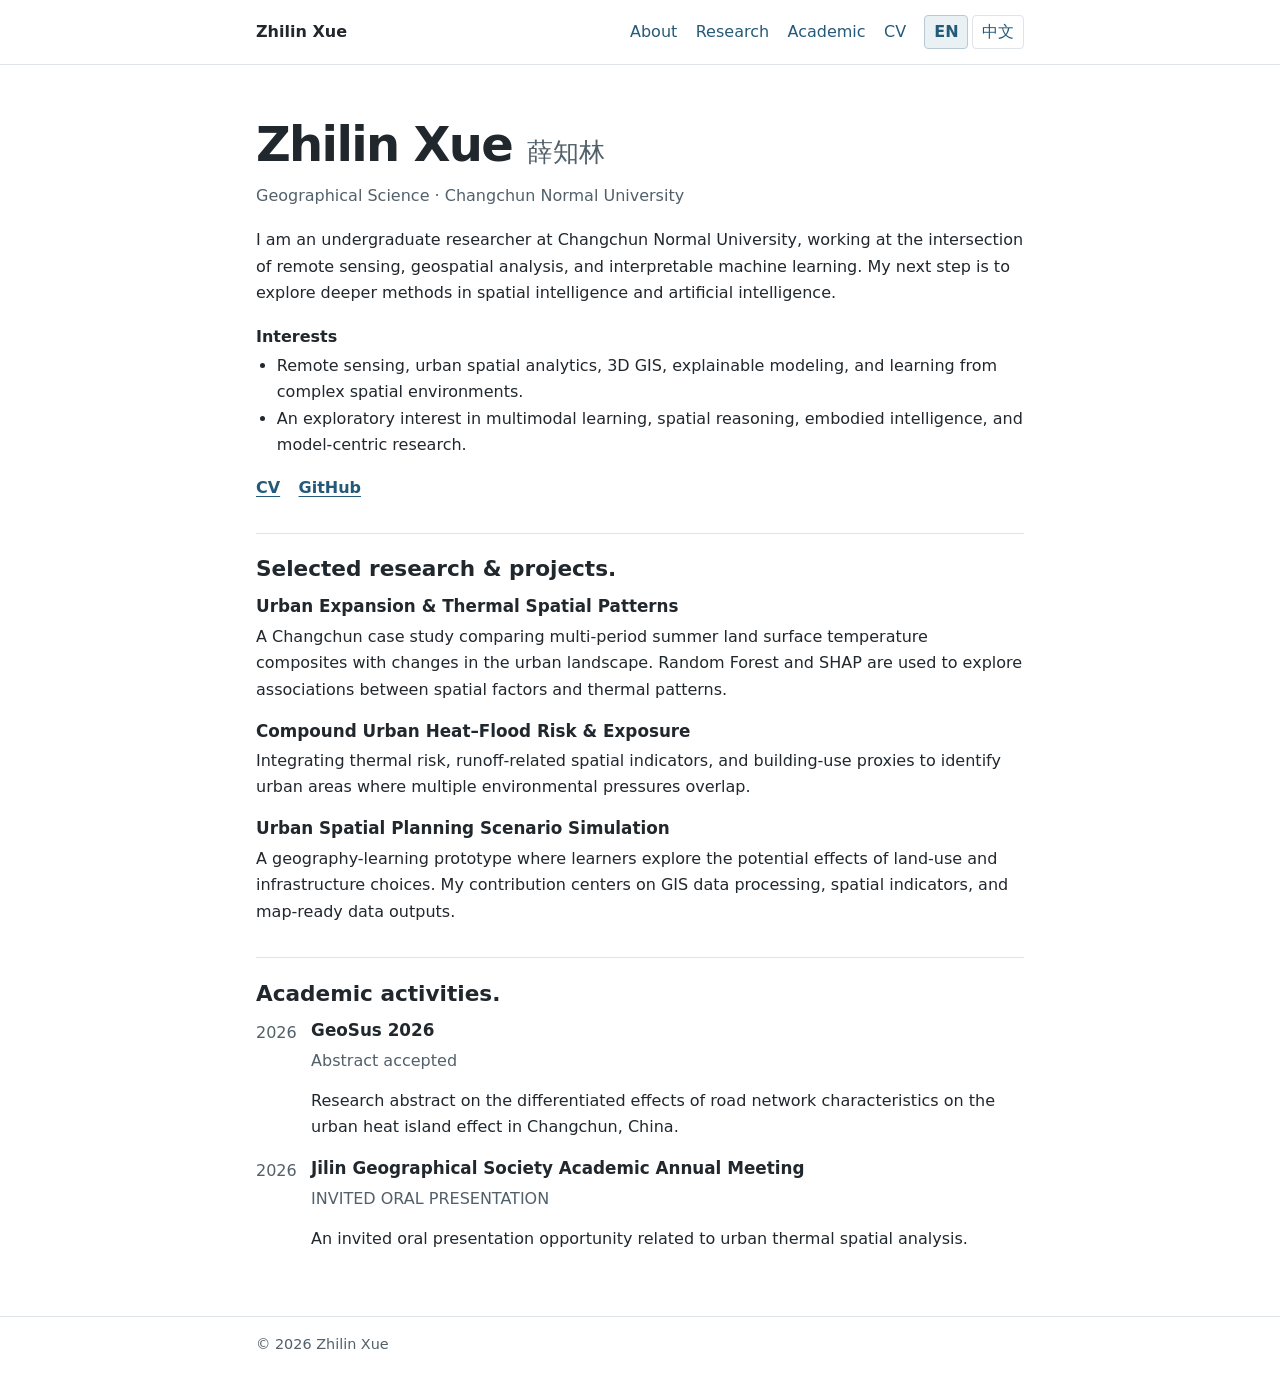
<file: index.html>
<!doctype html>
<html lang="en">
<head>
  <meta charset="utf-8">
  <meta name="viewport" content="width=device-width, initial-scale=1">
  <meta name="color-scheme" content="light">
  <meta name="theme-color" content="#f7f9fc">
  <meta name="description" data-i18n-content="meta.homeDesc" content="Academic homepage of Zhilin Xue, an undergraduate researcher interested in geospatial AI, urban environments, and emerging AI methods.">
  <meta property="og:title" content="Zhilin Xue · Academic Homepage">
  <meta property="og:description" content="Geospatial AI, urban intelligence, and explorations in artificial intelligence.">
  <meta property="og:type" content="website">
  <meta property="og:url" content="https://cola2233.github.io/">
  <link rel="icon" href="assets/favicon.svg" type="image/svg+xml">
  <link rel="preconnect" href="https://fonts.gstatic.com" crossorigin>
  <link rel="stylesheet" href="assets/styles.css">
  <script src="assets/translations.js" defer></script>
  <script src="assets/main.js" defer></script>
  <title>Zhilin Xue · Academic Homepage</title>
</head>
<body data-page="home">
  <a class="skip-link" href="#main" data-i18n="ui.skip">Skip to content</a>
  <header class="site-header">
    <div class="wrap nav-wrap">
      <a class="brand-name" href="index.html" data-internal-link>Zhilin Xue</a>
      <nav class="site-nav" aria-label="Primary navigation">
        <a href="#about" data-i18n="nav.about">About</a>
        <a href="#projects" data-i18n="nav.projects">Research</a>
        <a href="#academic" data-i18n="nav.academic">Academic</a>
        <a href="cv.html" data-internal-link data-i18n="nav.cv">CV</a>
      </nav>
      <div class="lang-switch" role="group" aria-label="Website language">
        <button type="button" data-lang="en" aria-pressed="true">EN</button>
        <button type="button" data-lang="zh" aria-pressed="false">中文</button>
      </div>
    </div>
  </header>
  <main id="main" class="wrap">
    <section class="intro" id="about">
      <h1>Zhilin Xue <span lang="zh-CN">薛知林</span></h1>
      <p class="affiliation"><span data-i18n="hero.field">Geographical Science</span> · <span data-i18n="hero.affiliation">Changchun Normal University</span></p>
      <p data-i18n="hero.intro">I am an undergraduate researcher at Changchun Normal University, working at the intersection of remote sensing, geospatial analysis, and interpretable machine learning. My next step is to explore deeper methods in spatial intelligence and artificial intelligence.</p>
      <div id="interests">
        <h2 data-i18n="nav.interests">Interests</h2>
        <ul>
          <li data-i18n="interests.oneDesc">Remote sensing, urban spatial analytics, 3D GIS, explainable modeling, and learning from complex spatial environments.</li>
          <li data-i18n="interests.twoDesc">An exploratory interest in multimodal learning, spatial reasoning, embodied intelligence, and model-centric research.</li>
        </ul>
      </div>
      <div class="profile-links" id="contact">
        <a href="cv.html" data-internal-link data-i18n="nav.cv">CV</a>
        <a href="https://github.com/Cola2233">GitHub</a>
      </div>
    </section>
    <section class="home-section" id="projects">
      <h2 data-i18n="projects.heading">Selected research &amp; projects</h2>
      <article class="entry">
        <h3 data-i18n="projects.p1title">Urban Expansion & Thermal Spatial Patterns</h3>
        <p data-i18n="projects.p1desc">A Changchun case study comparing multi-period summer land surface temperature composites with changes in the urban landscape. Random Forest and SHAP are used to explore associations between spatial factors and thermal patterns.</p>
      </article>
      <article class="entry">
        <h3 data-i18n="projects.p2title">Compound Urban Heat–Flood Risk & Exposure</h3>
        <p data-i18n="projects.p2desc">Integrating thermal risk, runoff-related spatial indicators, and building-use proxies to identify urban areas where multiple environmental pressures overlap.</p>
      </article>
      <article class="entry">
        <h3 data-i18n="projects.p3title">Urban Spatial Planning Scenario Simulation</h3>
        <p data-i18n="projects.p3desc">A geography-learning prototype where learners explore the potential effects of land-use and infrastructure choices. My contribution centers on GIS data processing, spatial indicators, and map-ready data outputs.</p>
      </article>
    </section>
    <section class="home-section" id="academic">
      <h2 data-i18n="academic.heading">Academic activities</h2>
      <article class="entry event">
        <time datetime="2026">2026</time>
        <div>
          <h3>GeoSus 2026</h3>
          <p class="muted" data-i18n="academic.accepted">Abstract accepted</p>
          <p data-i18n="academic.a1desc">Research abstract on the differentiated effects of road network characteristics on the urban heat island effect in Changchun, China.</p>
        </div>
      </article>
      <article class="entry event">
        <time datetime="2026">2026</time>
        <div>
          <h3 data-i18n="academic.a2title">Jilin Geographical Society Academic Annual Meeting</h3>
          <p class="muted" data-i18n="academic.a2type">Invited oral presentation</p>
          <p data-i18n="academic.a2desc">An invited oral presentation opportunity related to urban thermal spatial analysis.</p>
        </div>
      </article>
    </section>
  </main>
  <footer class="site-footer">
    <div class="wrap">© <span id="year">2026</span> Zhilin Xue</div>
  </footer>
</body>
</html>
</file>
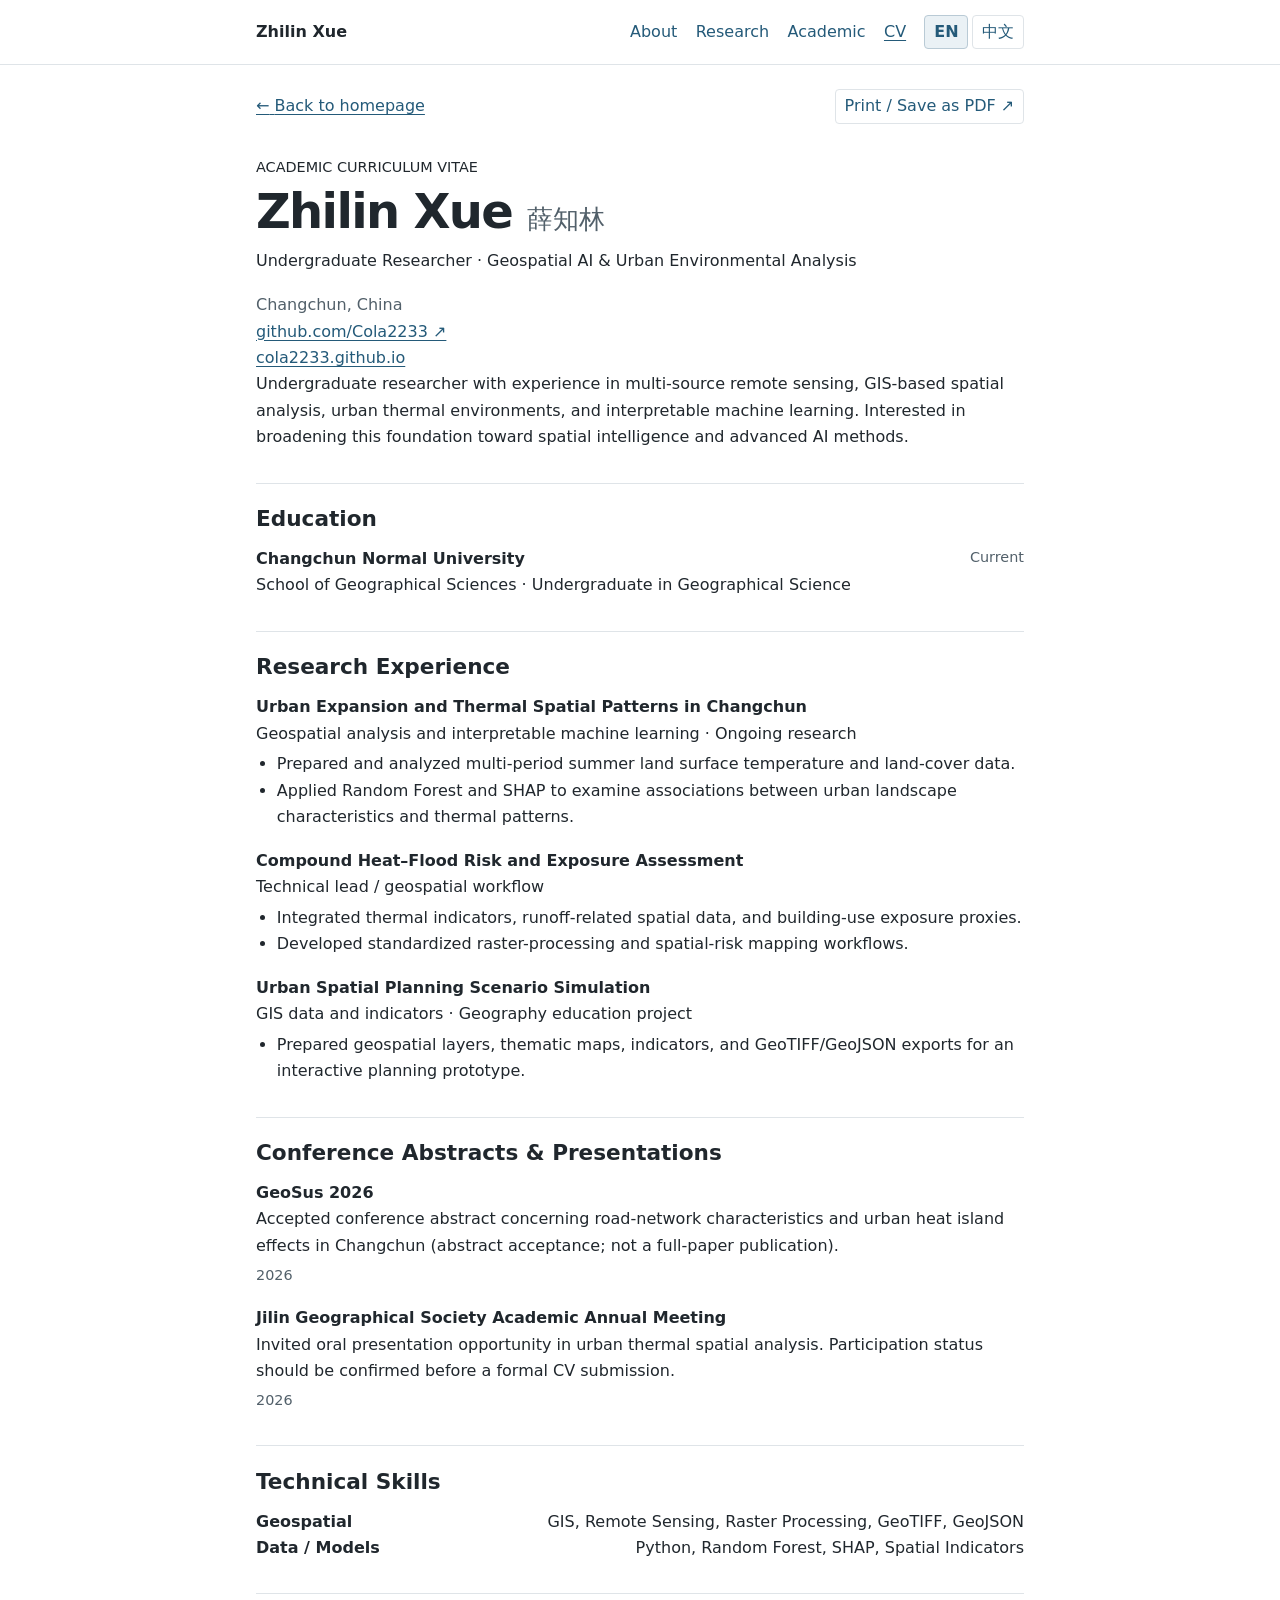
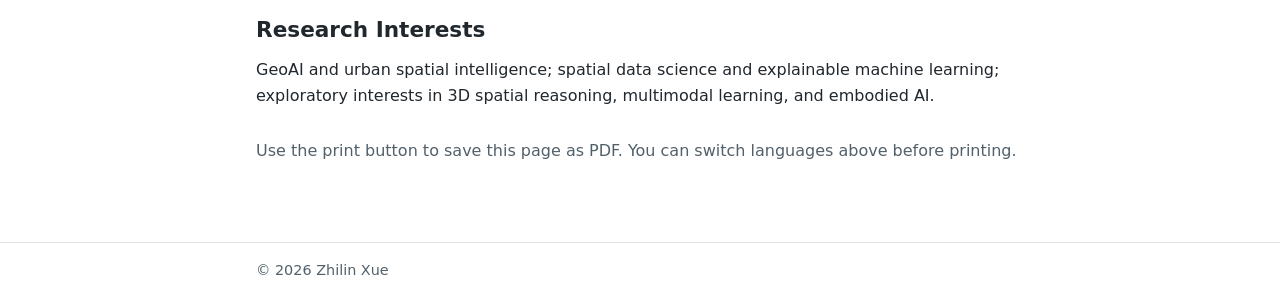
<file: cv.html>
<!doctype html>
<html lang="en">
<head>
  <meta charset="utf-8"><meta name="viewport" content="width=device-width, initial-scale=1"><meta name="color-scheme" content="light"><meta name="theme-color" content="#f7f9fc">
  <meta name="description" data-i18n-content="meta.cvDesc" content="Academic CV of Zhilin Xue, undergraduate researcher in geospatial science and artificial intelligence.">
  <link rel="icon" href="assets/favicon.svg" type="image/svg+xml">
  <link rel="stylesheet" href="assets/styles.css"><script src="assets/translations.js" defer></script><script src="assets/main.js" defer></script>
  <title>Zhilin Xue · Academic CV</title>
</head>
<body data-page="cv">
  <a class="skip-link" href="#main" data-i18n="ui.skip">Skip to content</a>
  <header class="site-header">
    <div class="wrap nav-wrap">
      <a class="brand-name" href="index.html" data-internal-link>Zhilin Xue</a>
      <nav class="site-nav" aria-label="Primary navigation">
        <a href="index.html#about" data-internal-link data-i18n="nav.about">About</a>
        <a href="index.html#projects" data-internal-link data-i18n="nav.projects">Research</a>
        <a href="index.html#academic" data-internal-link data-i18n="nav.academic">Academic</a>
        <a href="cv.html" data-internal-link aria-current="page" data-i18n="nav.cv">CV</a>
      </nav>
      <div class="lang-switch" role="group" aria-label="Website language">
        <button type="button" data-lang="en" aria-pressed="true">EN</button>
        <button type="button" data-lang="zh" aria-pressed="false">中文</button>
      </div>
    </div>
  </header>
  <main id="main" class="cv-main"><div class="wrap cv-shell">
    <div class="cv-toolbar"><a href="index.html" class="back-link" data-internal-link><span aria-hidden="true">←</span> <span data-i18n="cv.back">Back to homepage</span></a><button type="button" class="button button-primary print-button" id="print-cv"><span data-i18n="cv.print">Print / Save as PDF</span> <span aria-hidden="true">↗</span></button></div>
    <article class="cv-paper">
      <header class="cv-paper-header"><div><div class="cv-eyebrow" data-i18n="cv.eyebrow">ACADEMIC CURRICULUM VITAE</div><h1>Zhilin Xue <span>薛知林</span></h1><p data-i18n="cv.subtitle">Undergraduate Researcher · Geospatial AI & Urban Environmental Analysis</p></div><div class="cv-header-side"><span data-i18n="cv.location">Changchun, China</span><a href="https://github.com/Cola2233" target="_blank" rel="noopener noreferrer">github.com/Cola2233 ↗</a><a href="index.html" data-internal-link>cola2233.github.io</a></div></header>
      <div class="cv-summary" data-i18n="cv.summary">Undergraduate researcher with experience in multi-source remote sensing, GIS-based spatial analysis, urban thermal environments, and interpretable machine learning. Interested in broadening this foundation toward spatial intelligence and advanced AI methods.</div>
      <section class="cv-section"><h2 data-i18n="cv.education">Education</h2><div class="cv-entry"><div class="cv-entry-main"><strong data-i18n="cv.school">Changchun Normal University</strong><span data-i18n="cv.schoolEnglish">School of Geographical Sciences · Undergraduate in Geographical Science</span></div><div class="cv-date" data-i18n="cv.current">Current</div></div></section>
      <section class="cv-section"><h2 data-i18n="cv.research">Research Experience</h2>
        <div class="cv-entry"><div class="cv-entry-main"><strong data-i18n="cv.r1title">Urban Expansion and Thermal Spatial Patterns in Changchun</strong><span data-i18n="cv.r1role">Geospatial analysis and interpretable machine learning · Ongoing research</span><ul><li data-i18n="cv.r1b1">Prepared and analyzed multi-period summer land surface temperature and land-cover data.</li><li data-i18n="cv.r1b2">Applied Random Forest and SHAP to examine associations between urban landscape characteristics and thermal patterns.</li></ul></div></div>
        <div class="cv-entry"><div class="cv-entry-main"><strong data-i18n="cv.r2title">Compound Heat–Flood Risk and Exposure Assessment</strong><span data-i18n="cv.r2role">Technical lead / geospatial workflow</span><ul><li data-i18n="cv.r2b1">Integrated thermal indicators, runoff-related spatial data, and building-use exposure proxies.</li><li data-i18n="cv.r2b2">Developed standardized raster-processing and spatial-risk mapping workflows.</li></ul></div></div>
        <div class="cv-entry"><div class="cv-entry-main"><strong data-i18n="cv.r3title">Urban Spatial Planning Scenario Simulation</strong><span data-i18n="cv.r3role">GIS data and indicators · Geography education project</span><ul><li data-i18n="cv.r3b1">Prepared geospatial layers, thematic maps, indicators, and GeoTIFF/GeoJSON exports for an interactive planning prototype.</li></ul></div></div>
      </section>
      <section class="cv-section"><h2 data-i18n="cv.presentations">Conference Abstracts & Presentations</h2>
        <div class="cv-entry"><div class="cv-entry-main"><strong>GeoSus 2026</strong><span data-i18n="cv.c1">Accepted conference abstract concerning road-network characteristics and urban heat island effects in Changchun (abstract acceptance; not a full-paper publication).</span></div><div class="cv-date">2026</div></div>
        <div class="cv-entry"><div class="cv-entry-main"><strong data-i18n="cv.c2title">Jilin Geographical Society Academic Annual Meeting</strong><span data-i18n="cv.c2">Invited oral presentation opportunity in urban thermal spatial analysis. Participation status should be confirmed before a formal CV submission.</span></div><div class="cv-date">2026</div></div>
      </section>
      <section class="cv-section"><h2 data-i18n="cv.skills">Technical Skills</h2><div class="cv-skill-row"><strong data-i18n="cv.sgeo">Geospatial</strong><span>GIS, Remote Sensing, Raster Processing, GeoTIFF, GeoJSON</span></div><div class="cv-skill-row"><strong data-i18n="cv.sdata">Data / Models</strong><span>Python, Random Forest, SHAP, Spatial Indicators</span></div></section>
      <section class="cv-section"><h2 data-i18n="cv.interests">Research Interests</h2><p data-i18n="cv.interestsDesc">GeoAI and urban spatial intelligence; spatial data science and explainable machine learning; exploratory interests in 3D spatial reasoning, multimodal learning, and embodied AI.</p></section>
    </article>
    <p class="cv-after" data-i18n="cv.after">Use the print button to save this page as PDF. You can switch languages above before printing.</p>
  </div></main>
  <footer class="site-footer">
    <div class="wrap">© <span id="year">2026</span> Zhilin Xue</div>
  </footer>
</body>
</html>
</file>
<file: assets/styles.css>
:root {
  color-scheme: light;
  --ink: #20272d;
  --muted: #52606a;
  --link: #245a79;
  --rule: #dfe4e8;
  font-family: system-ui, "Microsoft YaHei", sans-serif;
}

*, *::before, *::after { box-sizing: border-box; }
body { margin: 0; color: var(--ink); background: #fff; line-height: 1.65; }
a { color: var(--link); text-underline-offset: .2em; }
a:hover { text-decoration-thickness: 2px; }
:focus-visible { outline: 2px solid var(--link); outline-offset: 4px; }
.wrap { width: min(100% - 3rem, 48rem); margin-inline: auto; }
.site-header { border-bottom: 1px solid var(--rule); }
.nav-wrap, .site-nav, .lang-switch, .profile-links, .cv-toolbar {
  display: flex;
  flex-wrap: wrap;
  align-items: center;
  gap: .5rem 1.15rem;
}
.nav-wrap { min-height: 4rem; padding-block: .65rem; }
.brand-name { color: var(--ink); font-weight: 700; margin-right: auto; }
.brand-name, .site-nav a { text-decoration: none; }
.site-nav a:hover, .site-nav [aria-current] { text-decoration: underline; }
.lang-switch { gap: .25rem; }
button { font: inherit; cursor: pointer; }
.lang-switch button, .print-button {
  border: 1px solid var(--rule);
  border-radius: .25rem;
  background: white;
  color: var(--link);
  padding: .2rem .55rem;
}
.lang-switch button[aria-pressed="true"] { background: #eaf1f5; border-color: #b9cad5; font-weight: 600; }
.skip-link { position: absolute; top: .5rem; left: .5rem; padding: .5rem; background: white; }
.skip-link:not(:focus) { clip-path: inset(50%); }
main { padding-block: 3rem 4rem; }
h1, h2, h3 { line-height: 1.3; margin: 0; }
h1 { font-size: clamp(2rem, 5vw, 3rem); letter-spacing: -.035em; }
h1 span { font-size: .55em; color: var(--muted); font-weight: 500; letter-spacing: 0; }
h2 { font-size: 1.35rem; margin-bottom: .8rem; }
h3 { font-size: 1.05rem; }
p { margin: .35rem 0 .85rem; }
ul { padding-inline-start: 1.3rem; }
.affiliation, .muted, time, .cv-date, .cv-header-side, .cv-after { color: var(--muted); }
.affiliation { margin: .5rem 0 1.1rem; }
#interests h2 { font-size: 1rem; margin: 1.25rem 0 .35rem; }
#interests ul { margin: 0 0 1rem; }
.profile-links { font-weight: 600; }
.home-section, .cv-section { margin-top: 2rem; border-top: 1px solid var(--rule); padding-top: 1.35rem; }
.entry + .entry, .cv-entry + .cv-entry { margin-top: 1.1rem; }
.entry p:last-child { margin-bottom: 0; }
.event { display: grid; grid-template-columns: max-content minmax(0, 1fr); gap: .9rem; }
.site-footer { border-top: 1px solid var(--rule); color: var(--muted); padding-block: 1rem; font-size: .9rem; }
.cv-main { padding-top: 1.5rem; }
.cv-toolbar { justify-content: space-between; margin-bottom: 2rem; }
.cv-paper-header, .cv-entry, .cv-skill-row { display: flex; flex-wrap: wrap; justify-content: space-between; gap: .3rem 1rem; }
.cv-eyebrow, .cv-date { font-size: .9rem; }
.cv-header-side, .cv-entry-main { display: grid; align-content: start; }
.cv-entry-main ul { margin: .25rem 0 0; }
.cv-after { margin-top: 1.8rem; }
@media (max-width: 38rem) {
  .wrap { width: calc(100% - 2rem); }
  .site-nav { order: 1; flex-basis: 100%; }
  main { padding-block: 2rem 2.75rem; }
  .event { gap: .65rem; }
}
@media print {
  .site-header, .site-footer, .cv-toolbar, .cv-after, .skip-link { display: none; }
  .cv-main { padding: 0; font-size: 10pt; }
  .wrap { width: 100%; }
  .cv-section { margin-top: .8rem; padding-top: .5rem; }
  .cv-entry { break-inside: avoid; }
}
</file>
